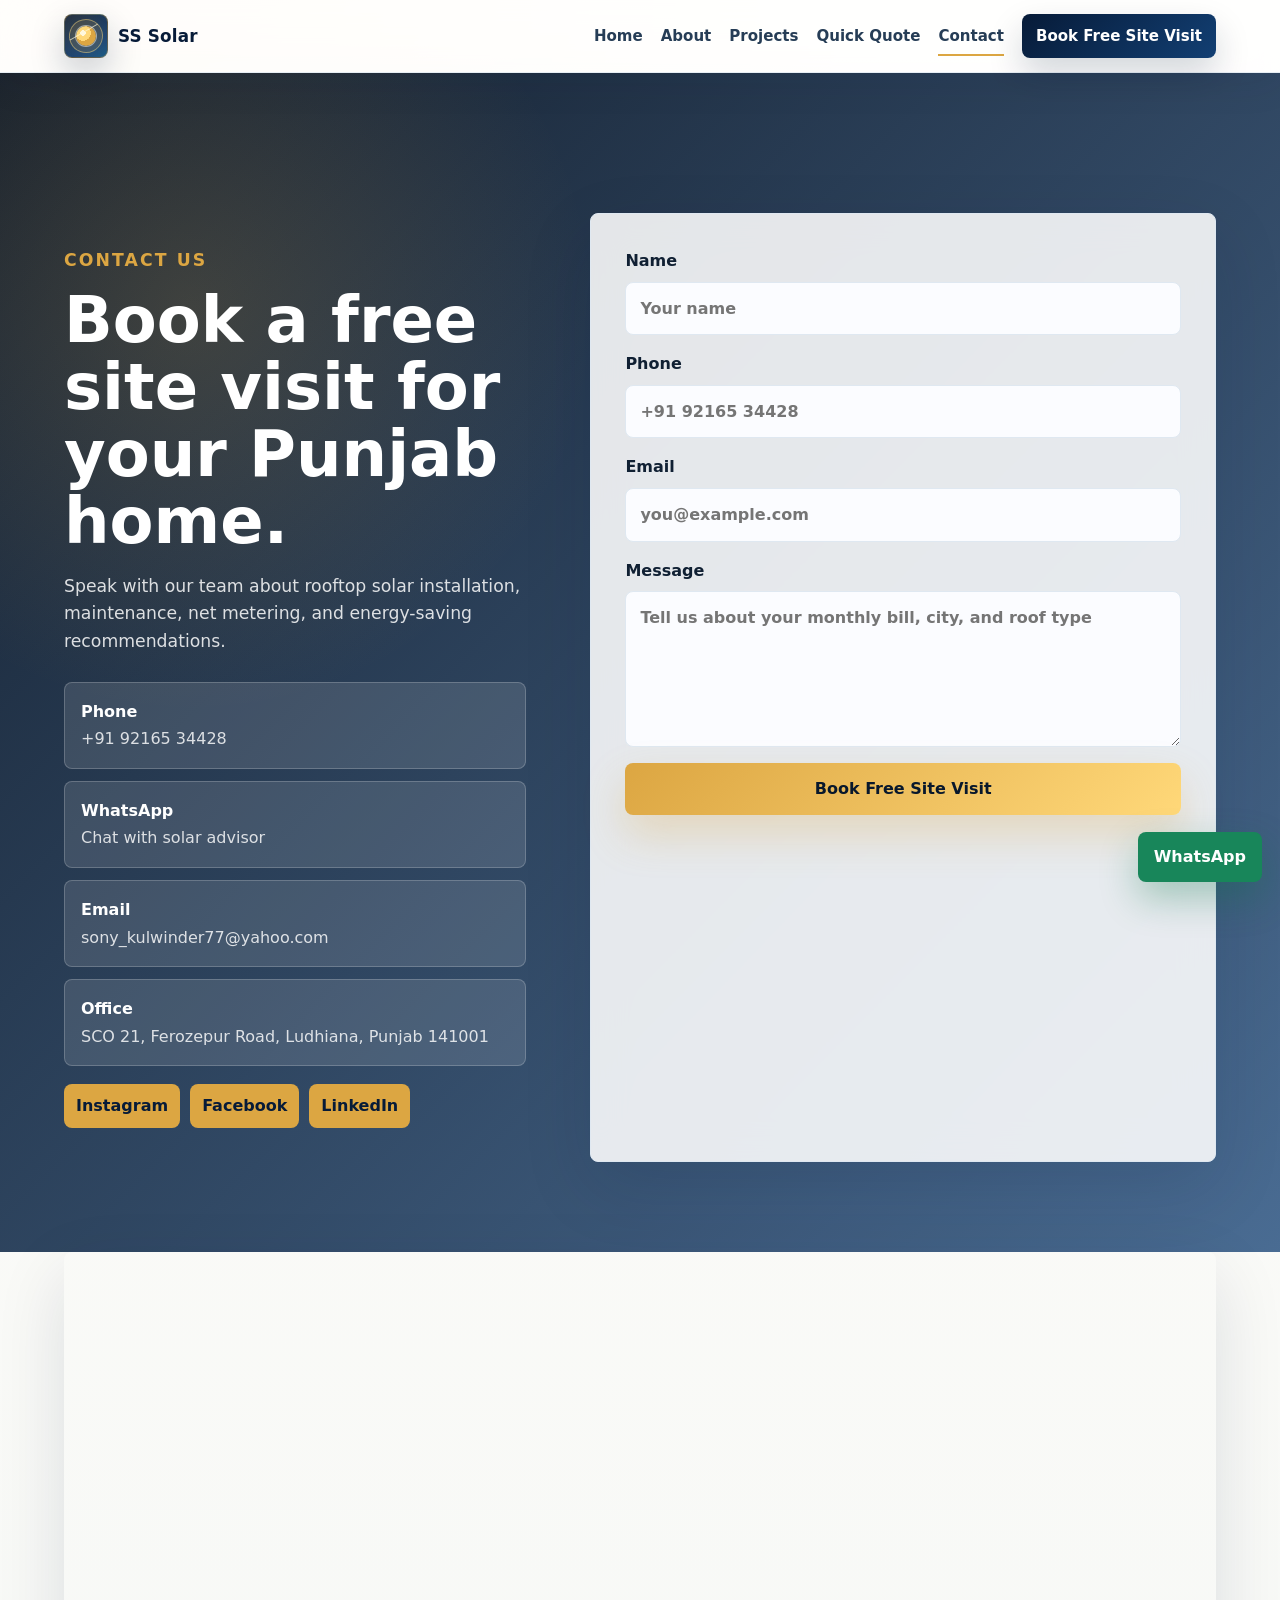
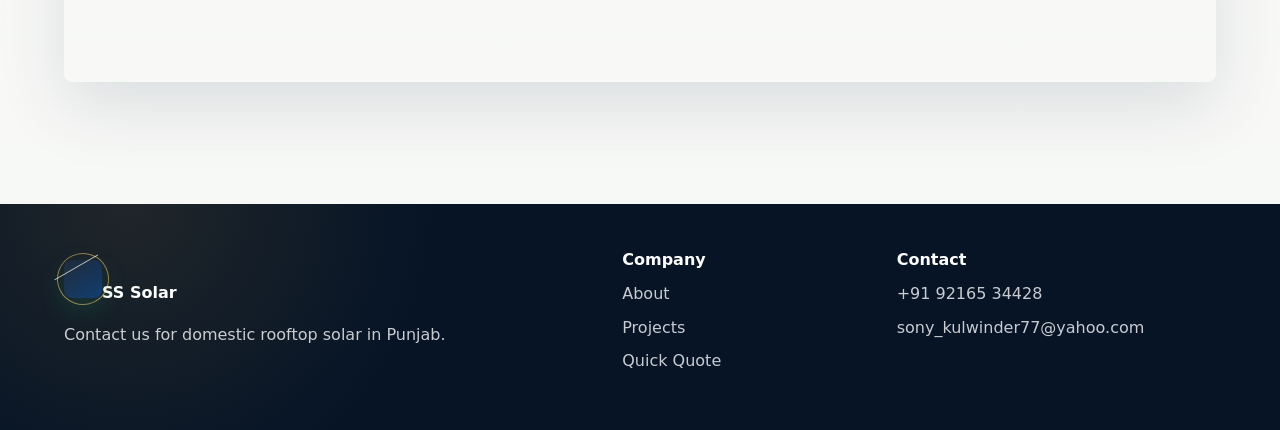
<file: contact.html>
<!doctype html>
<html lang="en">
  <head>
    <meta charset="utf-8">
    <meta name="viewport" content="width=device-width, initial-scale=1">
    <title>Contact Us | SS Solar</title>
    <meta name="description" content="Contact SS Solar for domestic rooftop solar installation, maintenance, net metering assistance, and a free home site visit.">
    <link rel="stylesheet" href="styles.css">
  </head>
  <body>
    <header class="site-header">
      <div class="brand"><button class="theme-logo" type="button" aria-label="Switch to dark mode" title="Toggle dark mode"><span class="logo-icon" aria-hidden="true"></span></button><a class="brand-name" href="index.html">SS Solar</a></div>
      <button class="nav-toggle" aria-expanded="false" aria-controls="site-nav"><span></span><span></span><span></span></button>
      <nav id="site-nav" class="site-nav">
        <a href="index.html">Home</a><a href="about.html">About</a><a href="projects.html">Projects</a><a href="quote.html">Quick Quote</a><a href="contact.html" class="active">Contact</a><a class="nav-cta" href="quote.html">Book Free Site Visit</a>
      </nav>
    </header>

    <main>
      <section class="contact-layout">
        <div class="contact-panel reveal">
          <p class="eyebrow">Contact us</p>
          <h1>Book a free site visit for your Punjab home.</h1>
          <p>Speak with our team about rooftop solar installation, maintenance, net metering, and energy-saving recommendations.</p>
          <div class="contact-methods">
            <a href="tel:+919216534428"><strong>Phone</strong><span>+91 92165 34428</span></a>
            <a href="https://wa.me/919216534428?text=I%20want%20a%20free%20solar%20site%20visit"><strong>WhatsApp</strong><span>Chat with solar advisor</span></a>
            <a href="mailto:sony_kulwinder77@yahoo.com"><strong>Email</strong><span>sony_kulwinder77@yahoo.com</span></a>
            <div><strong>Office</strong><span>SCO 21, Ferozepur Road, Ludhiana, Punjab 141001</span></div>
          </div>
          <div class="social-links" aria-label="Social media links">
            <a href="#">Instagram</a><a href="#">Facebook</a><a href="#">LinkedIn</a>
          </div>
        </div>

        <form class="contact-form reveal" id="contact-form">
          <label>Name<input type="text" placeholder="Your name" required></label>
          <label>Phone<input type="tel" placeholder="+91 92165 34428" required></label>
          <label>Email<input type="email" placeholder="you@example.com"></label>
          <label>Message<textarea placeholder="Tell us about your monthly bill, city, and roof type" rows="5" required></textarea></label>
          <button class="btn btn-primary full" type="submit">Book Free Site Visit</button>
        </form>
      </section>

      <section class="map-section reveal">
        <iframe title="SS Solar office map" loading="lazy" referrerpolicy="no-referrer-when-downgrade" src="https://www.google.com/maps?q=Ludhiana%20Punjab%20India&output=embed"></iframe>
      </section>
    </main>

    <footer class="site-footer">
      <div><a class="brand footer-brand" href="index.html"><span class="brand-mark brand-sun"></span><span>SS Solar</span></a><p>Contact us for domestic rooftop solar in Punjab.</p></div>
      <div><h3>Company</h3><a href="about.html">About</a><a href="projects.html">Projects</a><a href="quote.html">Quick Quote</a></div>
      <div><h3>Contact</h3><a href="tel:+919216534428">+91 92165 34428</a><a href="mailto:sony_kulwinder77@yahoo.com">sony_kulwinder77@yahoo.com</a></div>
    </footer>
    <a class="float-whatsapp" href="https://wa.me/919216534428?text=I%20want%20a%20free%20solar%20site%20visit" aria-label="Chat on WhatsApp">WhatsApp</a>
    <script src="script.js"></script>
  </body>
</html>
</file>
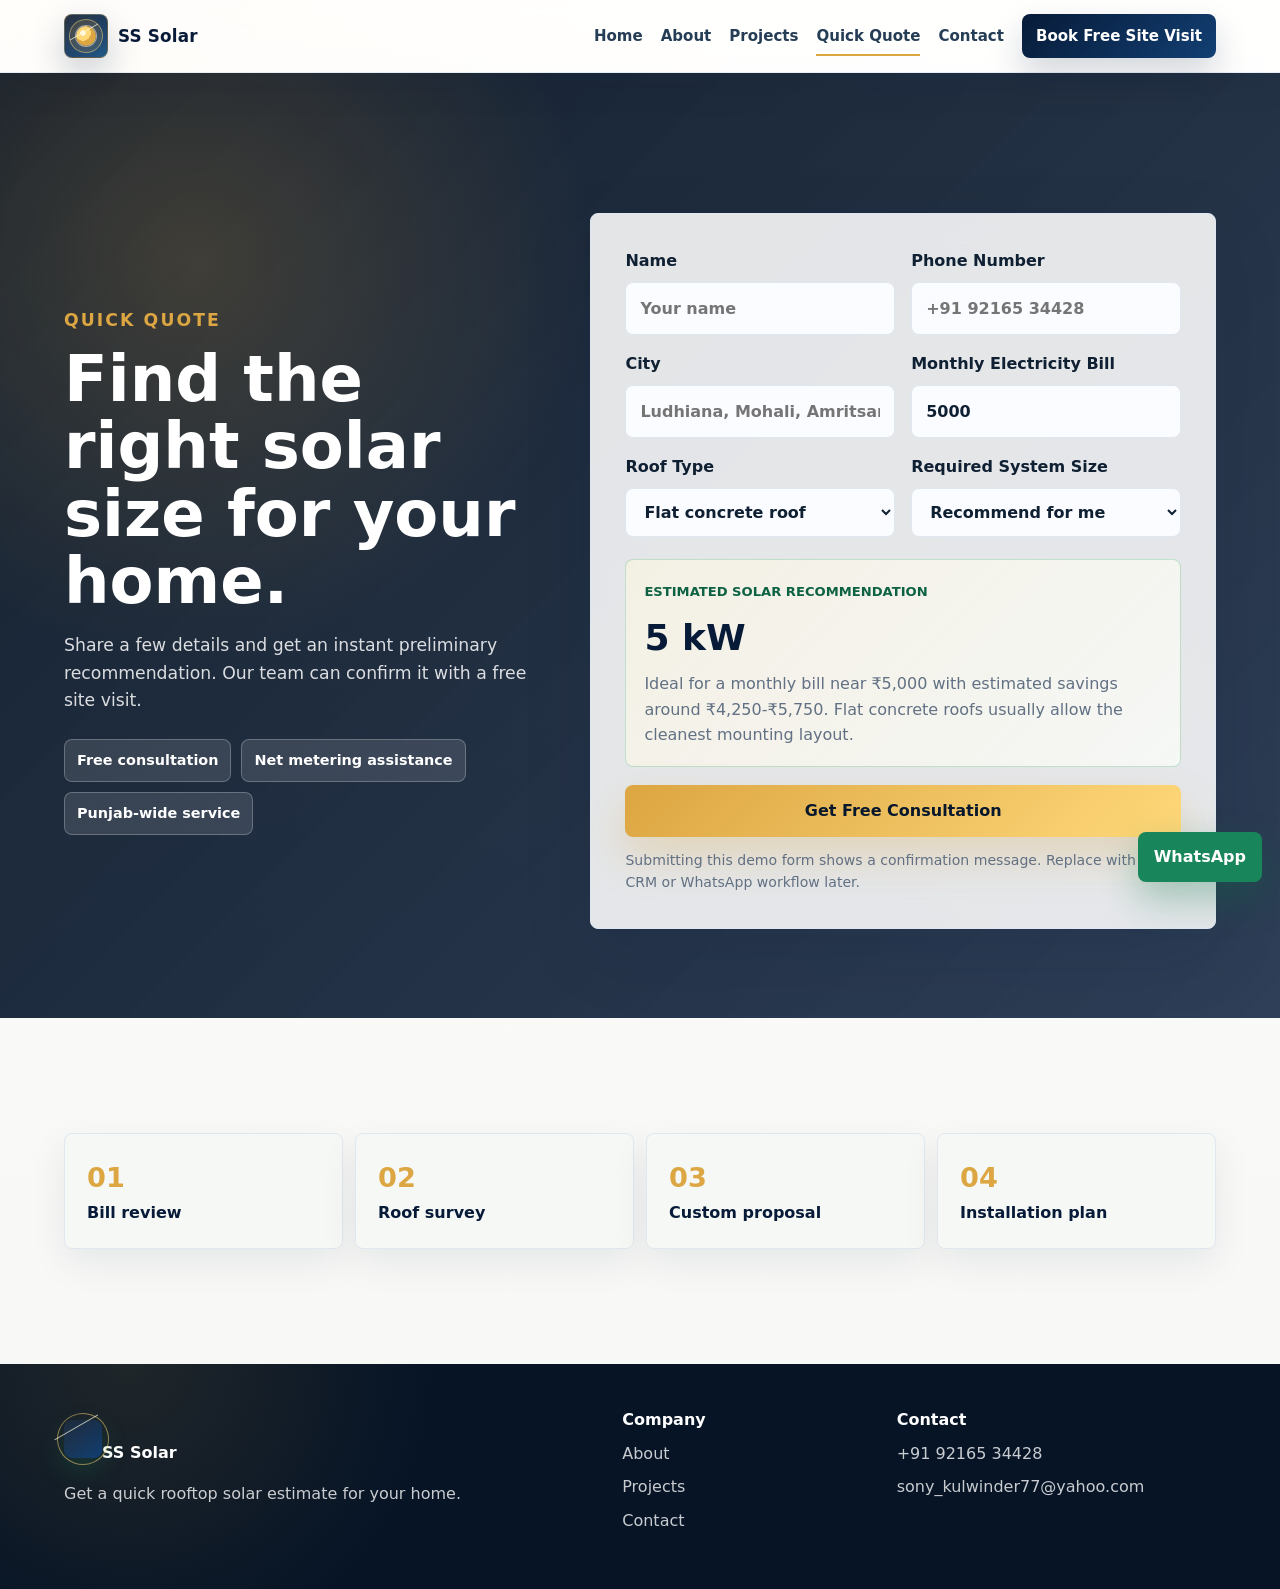
<file: quote.html>
<!doctype html>
<html lang="en">
  <head>
    <meta charset="utf-8">
    <meta name="viewport" content="width=device-width, initial-scale=1">
    <title>Get Quick Quote | SS Solar</title>
    <meta name="description" content="Get a quick domestic rooftop solar recommendation for your Punjab home based on your monthly electricity bill and roof type.">
    <link rel="stylesheet" href="styles.css">
  </head>
  <body>
    <header class="site-header">
      <div class="brand"><button class="theme-logo" type="button" aria-label="Switch to dark mode" title="Toggle dark mode"><span class="logo-icon" aria-hidden="true"></span></button><a class="brand-name" href="index.html">SS Solar</a></div>
      <button class="nav-toggle" aria-expanded="false" aria-controls="site-nav"><span></span><span></span><span></span></button>
      <nav id="site-nav" class="site-nav">
        <a href="index.html">Home</a><a href="about.html">About</a><a href="projects.html">Projects</a><a href="quote.html" class="active">Quick Quote</a><a href="contact.html">Contact</a><a class="nav-cta" href="quote.html">Book Free Site Visit</a>
      </nav>
    </header>

    <main>
      <section class="quote-hero">
        <div class="quote-copy reveal">
          <p class="eyebrow">Quick quote</p>
          <h1>Find the right solar size for your home.</h1>
          <p>Share a few details and get an instant preliminary recommendation. Our team can confirm it with a free site visit.</p>
          <div class="mini-proof">
            <span>Free consultation</span><span>Net metering assistance</span><span>Punjab-wide service</span>
          </div>
        </div>
        <form class="quote-form reveal" id="quote-form">
          <div class="form-row">
            <label>Name<input name="name" type="text" placeholder="Your name" required></label>
            <label>Phone Number<input name="phone" type="tel" placeholder="+91 92165 34428" required></label>
          </div>
          <div class="form-row">
            <label>City<input name="city" type="text" placeholder="Ludhiana, Mohali, Amritsar" required></label>
            <label>Monthly Electricity Bill<input id="monthly-bill" name="bill" type="number" min="500" step="100" value="5000" required></label>
          </div>
          <div class="form-row">
            <label>Roof Type
              <select id="roof-type" name="roof" required>
                <option value="flat">Flat concrete roof</option>
                <option value="sloped">Sloped roof</option>
                <option value="tin">Tin shed roof</option>
                <option value="mixed">Mixed roof</option>
              </select>
            </label>
            <label>Required System Size
              <select id="system-size" name="size">
                <option value="auto">Recommend for me</option>
                <option value="3">3 kW</option>
                <option value="5">5 kW</option>
                <option value="7">7 kW</option>
                <option value="10">10 kW</option>
              </select>
            </label>
          </div>
          <div class="estimate-box" aria-live="polite">
            <span>Estimated solar recommendation</span>
            <strong id="estimate-size">5 kW</strong>
            <p id="estimate-copy">Ideal for a monthly bill near ₹5,000 with estimated savings around ₹4,000-₹5,500.</p>
          </div>
          <button class="btn btn-primary full" type="submit">Get Free Consultation</button>
          <p class="form-note">Submitting this demo form shows a confirmation message. Replace with your CRM or WhatsApp workflow later.</p>
        </form>
      </section>

      <section class="section benefit-strip">
        <article class="reveal"><strong>01</strong><span>Bill review</span></article>
        <article class="reveal"><strong>02</strong><span>Roof survey</span></article>
        <article class="reveal"><strong>03</strong><span>Custom proposal</span></article>
        <article class="reveal"><strong>04</strong><span>Installation plan</span></article>
      </section>
    </main>

    <footer class="site-footer">
      <div><a class="brand footer-brand" href="index.html"><span class="brand-mark brand-sun"></span><span>SS Solar</span></a><p>Get a quick rooftop solar estimate for your home.</p></div>
      <div><h3>Company</h3><a href="about.html">About</a><a href="projects.html">Projects</a><a href="contact.html">Contact</a></div>
      <div><h3>Contact</h3><a href="tel:+919216534428">+91 92165 34428</a><a href="mailto:sony_kulwinder77@yahoo.com">sony_kulwinder77@yahoo.com</a></div>
    </footer>
    <a class="float-whatsapp" href="https://wa.me/919216534428?text=I%20want%20a%20free%20solar%20site%20visit" aria-label="Chat on WhatsApp">WhatsApp</a>
    <script src="script.js"></script>
  </body>
</html>
</file>
<file: styles.css>
:root {
  --blue: #071b38;
  --blue-2: #123f73;
  --green: #18865a;
  --green-dark: #0d6243;
  --gold: #dca642;
  --gold-2: #ffd879;
  --gold-soft: #fff4da;
  --ink: #102033;
  --muted: #617083;
  --line: #dfe8f1;
  --surface: #fffdf9;
  --card: rgba(255, 255, 255, 0.88);
  --control: #ffffff;
  --input: #fbfcff;
  --wash: #f6f8f6;
  --header-bg: rgba(255, 255, 255, 0.82);
  --header-border: rgba(223, 232, 241, 0.74);
  --nav-text: #263d56;
  --footer-bg: #061426;
  --shadow: 0 24px 70px rgba(7, 27, 56, 0.12);
  --shadow-strong: 0 30px 90px rgba(7, 27, 56, 0.2);
}

html[data-theme="dark"] {
  color-scheme: dark;
  --blue: #b8d8ff;
  --blue-2: #6da9ef;
  --green: #42d393;
  --green-dark: #23ad73;
  --gold: #f3c86a;
  --gold-2: #ffe7a6;
  --gold-soft: rgba(243, 200, 106, 0.16);
  --ink: #f4f8ff;
  --muted: #aeb9c8;
  --line: #25374c;
  --surface: #070d18;
  --card: rgba(15, 29, 48, 0.88);
  --control: #111e31;
  --input: #0d1828;
  --wash: #0b1422;
  --header-bg: rgba(7, 13, 24, 0.86);
  --header-border: rgba(139, 169, 204, 0.2);
  --nav-text: #e8f1ff;
  --footer-bg: #030a13;
  --shadow: 0 24px 70px rgba(0, 0, 0, 0.38);
  --shadow-strong: 0 32px 100px rgba(0, 0, 0, 0.5);
}

* { box-sizing: border-box; }
html { scroll-behavior: smooth; }
body {
  margin: 0;
  font-family: Inter, ui-sans-serif, system-ui, -apple-system, BlinkMacSystemFont, "Segoe UI", sans-serif;
  color: var(--ink);
  background:
    radial-gradient(circle at 12% 0%, rgba(220, 166, 66, 0.1), transparent 30%),
    linear-gradient(180deg, var(--surface), var(--wash));
  line-height: 1.6;
  transition: background 0.28s ease, color 0.28s ease;
}
img { max-width: 100%; display: block; }
a { color: inherit; text-decoration: none; }
button, input, select, textarea { font: inherit; }

.site-header {
  position: sticky;
  top: 0;
  z-index: 30;
  display: flex;
  align-items: center;
  justify-content: space-between;
  gap: 22px;
  padding: 14px clamp(18px, 5vw, 70px);
  background: var(--header-bg);
  border-bottom: 1px solid var(--header-border);
  box-shadow: 0 10px 40px rgba(7, 27, 56, 0.07);
  backdrop-filter: blur(22px) saturate(1.18);
}
.brand {
  display: inline-flex;
  align-items: center;
  gap: 10px;
  font-weight: 800;
  color: var(--blue);
  letter-spacing: 0;
}
.brand-name {
  color: var(--blue);
  font-size: 1.05rem;
  letter-spacing: 0.01em;
}
.theme-logo {
  position: relative;
  display: inline-grid;
  place-items: center;
  width: 44px;
  height: 44px;
  border: 1px solid rgba(220, 166, 66, 0.34);
  border-radius: 8px;
  color: var(--gold-2);
  background:
    linear-gradient(135deg, rgba(255,255,255,0.12), rgba(255,255,255,0)),
    linear-gradient(145deg, #061426, #123f73 72%, #1b5d88);
  box-shadow: 0 14px 34px rgba(7, 27, 56, 0.22);
  cursor: pointer;
  overflow: hidden;
  transition: transform 0.24s ease, background 0.24s ease, box-shadow 0.24s ease;
}
.theme-logo:hover { transform: translateY(-2px); box-shadow: 0 18px 42px rgba(7, 27, 56, 0.28); }
.logo-icon,
.brand-sun {
  position: relative;
  display: inline-block;
  width: 20px;
  height: 20px;
  border-radius: 50%;
  background:
    radial-gradient(circle at 35% 35%, #fff8dd 0 15%, var(--gold-2) 16% 42%, var(--gold) 43% 100%);
  box-shadow:
    0 0 0 1px rgba(255, 255, 255, 0.5),
    0 0 0 6px rgba(220, 166, 66, 0.14),
    0 0 24px rgba(220, 166, 66, 0.38);
}
.logo-icon::before,
.brand-sun::before {
  content: "";
  position: absolute;
  inset: -7px;
  border-radius: 50%;
  border: 1px solid rgba(255, 216, 121, 0.52);
  transform: rotate(20deg);
}
.logo-icon::after,
.brand-sun::after {
  content: "";
  position: absolute;
  inset: 5px -6px;
  border-top: 1px solid rgba(255, 248, 221, 0.72);
  transform: rotate(-30deg);
}
html[data-theme="dark"] .theme-logo {
  color: #f5fbff;
  background:
    linear-gradient(135deg, rgba(255,255,255,0.1), rgba(255,255,255,0)),
    linear-gradient(145deg, #050a13, #10243f 75%, #1f3758);
  box-shadow: 0 14px 34px rgba(0, 0, 0, 0.34);
}
html[data-theme="dark"] .logo-icon {
  background: transparent;
  box-shadow: inset -7px -3px 0 1px currentColor, 0 0 24px rgba(184, 216, 255, 0.18);
}
html[data-theme="dark"] .logo-icon::before { inset: -5px; border-color: rgba(184,216,255,0.26); }
html[data-theme="dark"] .logo-icon::after { display: none; }
.brand-mark {
  display: inline-grid;
  place-items: center;
  width: 38px;
  height: 38px;
  border-radius: 8px;
  color: white;
  background: linear-gradient(135deg, var(--blue), var(--green));
  box-shadow: 0 10px 26px rgba(22, 154, 90, 0.22);
}
.brand-mark.brand-sun {
  color: var(--gold-2);
  background:
    linear-gradient(135deg, rgba(255,255,255,0.1), rgba(255,255,255,0)),
    linear-gradient(145deg, #061426, #123f73);
}
.site-nav {
  display: flex;
  align-items: center;
  gap: 18px;
  font-size: 0.94rem;
  color: var(--nav-text);
}
.site-nav a { position: relative; font-weight: 750; transition: color 0.22s ease; }
.site-nav a:hover { color: var(--blue); }
.site-nav a:not(.nav-cta)::after {
  content: "";
  position: absolute;
  left: 0;
  right: 0;
  bottom: -8px;
  height: 2px;
  background: var(--gold);
  transform: scaleX(0);
  transition: transform 0.24s ease;
}
.site-nav a:hover::after, .site-nav a.active::after { transform: scaleX(1); }
.nav-cta {
  padding: 10px 14px;
  border-radius: 8px;
  color: white;
  background: linear-gradient(135deg, var(--blue), var(--blue-2));
  box-shadow: 0 16px 34px rgba(7, 27, 56, 0.18);
}
.nav-cta:hover { background: linear-gradient(135deg, var(--blue-2), var(--blue)); }
.nav-toggle {
  display: none;
  width: 42px;
  height: 42px;
  border: 1px solid var(--line);
  border-radius: 8px;
  background: var(--control);
}
.nav-toggle span {
  display: block;
  width: 20px;
  height: 2px;
  margin: 5px auto;
  background: var(--blue);
}

.hero {
  position: relative;
  min-height: 92vh;
  display: grid;
  align-items: end;
  overflow: hidden;
  padding: 132px clamp(18px, 5vw, 70px) 38px;
}
.hero picture, .hero > picture img {
  position: absolute;
  inset: 0;
  width: 100%;
  height: 100%;
  object-fit: cover;
}
.hero-overlay {
  position: absolute;
  inset: 0;
  background:
    radial-gradient(circle at 76% 16%, rgba(220, 166, 66, 0.25), transparent 28%),
    linear-gradient(90deg, rgba(5, 17, 33, 0.92) 0%, rgba(7, 27, 56, 0.72) 46%, rgba(7, 27, 56, 0.2) 100%),
    linear-gradient(0deg, rgba(5, 17, 33, 0.82), rgba(5, 17, 33, 0.05) 58%);
}
.hero-content {
  position: relative;
  max-width: 760px;
  color: white;
  padding-bottom: 42px;
}
.eyebrow {
  margin: 0 0 12px;
  color: var(--gold);
  font-weight: 800;
  text-transform: uppercase;
  font-size: 0.78rem;
  letter-spacing: 0.12em;
}
.hero .eyebrow, .page-hero .eyebrow, .quote-copy .eyebrow, .contact-panel .eyebrow { color: var(--gold); }
h1, h2, h3, p { overflow-wrap: anywhere; }
h1, h2, h3 { margin: 0; line-height: 1.05; letter-spacing: 0; }
h1 { font-size: clamp(2.9rem, 7vw, 6.15rem); max-width: 920px; }
h2 { font-size: clamp(2rem, 4vw, 3.45rem); }
h3 { font-size: 1.15rem; }
.hero-copy {
  max-width: 640px;
  margin: 22px 0 0;
  color: rgba(255, 255, 255, 0.9);
  font-size: clamp(1rem, 2vw, 1.25rem);
}
.hero-actions, .cta-band { display: flex; align-items: center; gap: 14px; flex-wrap: wrap; }
.hero-actions { margin-top: 30px; }
.btn {
  display: inline-flex;
  align-items: center;
  justify-content: center;
  min-height: 50px;
  padding: 13px 22px;
  border: 0;
  border-radius: 8px;
  font-weight: 800;
  cursor: pointer;
  transition: transform 0.22s ease, box-shadow 0.22s ease, background 0.22s ease, border-color 0.22s ease;
}
.btn:hover { transform: translateY(-3px); }
.btn-primary {
  color: #08182c;
  background: linear-gradient(135deg, var(--gold), var(--gold-2));
  box-shadow: 0 20px 42px rgba(220, 166, 66, 0.28);
}
.btn-secondary {
  color: white;
  border: 1px solid rgba(255, 255, 255, 0.5);
  background: rgba(255, 255, 255, 0.12);
  backdrop-filter: blur(12px);
}
.full { width: 100%; }
.hero-metrics {
  position: relative;
  display: grid;
  grid-template-columns: repeat(3, minmax(0, 1fr));
  gap: 1px;
  width: min(780px, 100%);
  background: rgba(255, 255, 255, 0.2);
  border: 1px solid rgba(255, 255, 255, 0.22);
  border-radius: 8px;
  overflow: hidden;
  box-shadow: 0 22px 70px rgba(0, 0, 0, 0.18);
  backdrop-filter: blur(20px);
}
.hero-metrics article {
  padding: 18px;
  color: white;
  background: rgba(255, 255, 255, 0.12);
}
.hero-metrics strong { display: block; font-size: 2rem; line-height: 1; }
.hero-metrics span { display: block; margin-top: 7px; color: rgba(255,255,255,0.8); font-weight: 700; font-size: 0.86rem; }

.section { padding: clamp(74px, 9vw, 124px) clamp(18px, 5vw, 70px); }
.section-grid { display: grid; gap: clamp(28px, 5vw, 72px); max-width: 1180px; margin: 0 auto; }
.two-col { grid-template-columns: minmax(0, 0.95fr) minmax(0, 1.05fr); align-items: start; }
.lead, .copy-block p, .showcase-copy p, .page-title p, .quote-copy p, .contact-panel p {
  color: var(--muted);
  font-size: 1.08rem;
}
.intro-band, .process-band, .service-area {
  background:
    linear-gradient(180deg, rgba(220, 166, 66, 0.045), transparent),
    var(--wash);
}
.section-heading { max-width: 820px; margin: 0 auto 36px; text-align: center; }
.benefit-grid, .testimonial-grid {
  display: grid;
  grid-template-columns: repeat(4, minmax(0, 1fr));
  gap: 18px;
  max-width: 1180px;
  margin: 0 auto;
}
.feature-card, .testimonial, .mission-card, .contact-form, .quote-form {
  border: 1px solid var(--line);
  border-radius: 8px;
  background: var(--card);
  backdrop-filter: blur(18px);
  box-shadow: var(--shadow);
}
.feature-card {
  padding: 28px;
  transition: transform 0.24s ease, box-shadow 0.24s ease, border-color 0.24s ease;
}
.feature-card:hover, .project-card:hover {
  transform: translateY(-6px);
  border-color: rgba(220, 166, 66, 0.44);
  box-shadow: var(--shadow-strong);
}
.feature-card p, .testimonial p { color: var(--muted); }
.home-gallery-band {
  background:
    radial-gradient(circle at 84% 10%, rgba(220, 166, 66, 0.12), transparent 28%),
    linear-gradient(180deg, var(--surface), var(--wash));
}
.home-gallery {
  display: grid;
  grid-template-columns: repeat(4, minmax(0, 1fr));
  grid-auto-rows: 250px;
  gap: 16px;
  max-width: 1180px;
  margin: 0 auto;
}
.gallery-item {
  position: relative;
  margin: 0;
  min-height: 0;
  overflow: hidden;
  border-radius: 8px;
  background: var(--card);
  border: 1px solid var(--line);
  box-shadow: var(--shadow);
  isolation: isolate;
}
.gallery-large {
  grid-column: span 2;
  grid-row: span 2;
}
.gallery-item img {
  width: 100%;
  height: 100%;
  object-fit: cover;
  transform: scale(1.01);
  transition: transform 0.45s ease, filter 0.45s ease;
}
.gallery-item::after {
  content: "";
  position: absolute;
  inset: 0;
  background: linear-gradient(180deg, rgba(7, 27, 56, 0.02), rgba(7, 27, 56, 0.82));
}
.gallery-item:hover img {
  transform: scale(1.06);
  filter: saturate(1.08);
}
.gallery-item figcaption {
  position: absolute;
  left: 18px;
  right: 18px;
  bottom: 18px;
  z-index: 1;
  color: white;
}
.gallery-item strong,
.gallery-item span {
  display: block;
}
.gallery-item strong {
  font-size: 1.05rem;
  line-height: 1.2;
}
.gallery-item span {
  margin-top: 4px;
  color: rgba(255,255,255,0.78);
  font-weight: 700;
  font-size: 0.88rem;
}
.icon {
  display: inline-block;
  width: 44px;
  height: 44px;
  margin-bottom: 18px;
  border-radius: 8px;
  background:
    linear-gradient(135deg, rgba(255,255,255,0.72), rgba(255,255,255,0)),
    var(--gold-soft);
  box-shadow: inset 0 0 0 1px rgba(220, 166, 66, 0.22);
  position: relative;
}
.icon::before, .icon::after { content: ""; position: absolute; }
.sun-icon::before { inset: 12px; border-radius: 50%; background: var(--gold); box-shadow: 0 0 0 7px rgba(246,183,57,0.24); }
.subsidy-icon::before { inset: 12px 9px; border: 3px solid var(--green); border-radius: 4px; }
.subsidy-icon::after { width: 16px; height: 3px; background: var(--green); left: 14px; top: 20px; }
.leaf-icon::before { width: 24px; height: 26px; left: 10px; top: 8px; background: var(--green); border-radius: 26px 0 26px 0; transform: rotate(-18deg); }
.savings-icon::before { width: 26px; height: 18px; left: 9px; top: 13px; border: 3px solid var(--blue-2); border-radius: 4px; }
.savings-icon::after { width: 8px; height: 8px; left: 18px; top: 18px; border-radius: 50%; background: var(--gold); }
.process {
  display: grid;
  grid-template-columns: repeat(4, minmax(0, 1fr));
  gap: 18px;
  max-width: 1180px;
  margin: 0 auto;
}
.process article {
  padding: 28px 0;
  border-top: 2px solid var(--line);
  transition: border-color 0.22s ease, transform 0.22s ease;
}
.process article:hover { border-color: var(--gold); transform: translateY(-3px); }
.process span { color: var(--gold); font-weight: 900; }
.process p { color: var(--muted); }
.split-showcase {
  display: grid;
  grid-template-columns: minmax(0, 0.85fr) minmax(0, 1.15fr);
  align-items: center;
  gap: clamp(28px, 5vw, 72px);
  max-width: 1280px;
  margin: 0 auto;
}
.split-showcase.reverse { grid-template-columns: minmax(0, 1.05fr) minmax(0, 0.95fr); }
.showcase-image {
  width: 100%;
  min-height: 460px;
  object-fit: cover;
  border-radius: 8px;
  box-shadow: var(--shadow-strong);
}
.text-link {
  display: inline-flex;
  margin-top: 16px;
  color: var(--green-dark);
  font-weight: 900;
  border-bottom: 2px solid rgba(220, 166, 66, 0.5);
}
.testimonial-grid { grid-template-columns: repeat(3, minmax(0, 1fr)); }
.testimonial {
  padding: 28px;
  position: relative;
}
.testimonial::before {
  content: "";
  display: block;
  width: 36px;
  height: 3px;
  margin-bottom: 18px;
  border-radius: 999px;
  background: linear-gradient(90deg, var(--gold), transparent);
}
.testimonial strong, .testimonial span { display: block; }
.testimonial span { color: var(--muted); font-size: 0.9rem; }
.cta-band {
  margin: clamp(34px, 7vw, 80px) clamp(18px, 5vw, 70px);
  padding: clamp(28px, 5vw, 52px);
  justify-content: space-between;
  border-radius: 8px;
  color: white;
  background:
    radial-gradient(circle at 90% 10%, rgba(255, 216, 121, 0.24), transparent 32%),
    linear-gradient(135deg, #061426, #123f73 60%, #0d6243);
  box-shadow: var(--shadow-strong);
}
.cta-band h2 { font-size: clamp(1.8rem, 4vw, 3.2rem); }

.page-hero {
  position: relative;
  min-height: 62vh;
  display: flex;
  align-items: end;
  padding: 130px clamp(18px, 5vw, 70px) 70px;
  overflow: hidden;
}
.page-hero img {
  position: absolute;
  inset: 0;
  width: 100%;
  height: 100%;
  object-fit: cover;
}
.page-hero::after {
  content: "";
  position: absolute;
  inset: 0;
  background:
    radial-gradient(circle at 78% 16%, rgba(220, 166, 66, 0.18), transparent 28%),
    linear-gradient(90deg, rgba(5,17,33,0.88), rgba(7,27,56,0.34));
}
.page-hero-content {
  position: relative;
  z-index: 1;
  max-width: 880px;
  color: white;
}
.page-hero-content p { max-width: 660px; color: rgba(255,255,255,0.84); }
.mission {
  display: grid;
  grid-template-columns: repeat(2, minmax(0, 1fr));
  gap: 20px;
  max-width: 1180px;
  margin: 0 auto;
}
.mission-card { padding: 34px; }
.mission-card p { color: var(--muted); font-size: 1.08rem; }
.check-list { padding: 0; margin: 22px 0 0; list-style: none; }
.check-list li {
  padding: 12px 0 12px 34px;
  border-bottom: 1px solid var(--line);
  color: var(--muted);
  position: relative;
}
.check-list li::before {
  content: "";
  position: absolute;
  left: 0;
  top: 18px;
  width: 18px;
  height: 18px;
  border-radius: 50%;
  background: var(--green);
}
.check-list li::after {
  content: "";
  position: absolute;
  left: 6px;
  top: 22px;
  width: 5px;
  height: 9px;
  border: solid white;
  border-width: 0 2px 2px 0;
  transform: rotate(45deg);
}
.city-grid {
  display: grid;
  grid-template-columns: repeat(4, minmax(0, 1fr));
  gap: 12px;
  max-width: 900px;
  margin: 0 auto;
}
.city-grid span {
  padding: 16px;
  text-align: center;
  border: 1px solid var(--line);
  border-radius: 8px;
  background: var(--card);
  box-shadow: 0 14px 36px rgba(7, 27, 56, 0.08);
  font-weight: 800;
  color: var(--blue);
}

.page-title {
  max-width: 980px;
  padding: 120px clamp(18px, 5vw, 70px) 22px;
}
.page-title h1 { color: var(--blue); font-size: clamp(2.5rem, 6vw, 5rem); }
.project-grid {
  display: grid;
  grid-template-columns: repeat(3, minmax(0, 1fr));
  gap: 22px;
}
.project-card {
  overflow: hidden;
  border: 1px solid var(--line);
  border-radius: 8px;
  background: var(--card);
  box-shadow: var(--shadow);
  transition: transform 0.24s ease, box-shadow 0.24s ease;
}
.project-card > div:last-child { padding: 22px; }
.project-card span { color: var(--green-dark); font-weight: 900; }
.project-card h2 { margin-top: 6px; font-size: 1.35rem; }
.project-card p { color: var(--muted); margin-bottom: 0; }
.before-after {
  display: grid;
  grid-template-columns: 1fr 1fr;
  gap: 2px;
  background: var(--line);
}
.before-after img { height: 230px; width: 100%; object-fit: cover; }

.quote-hero, .contact-layout {
  display: grid;
  grid-template-columns: minmax(0, 0.85fr) minmax(0, 1.15fr);
  gap: clamp(26px, 5vw, 70px);
  min-height: calc(100vh - 70px);
  padding: clamp(96px, 12vw, 140px) clamp(18px, 5vw, 70px) clamp(60px, 7vw, 90px);
  align-items: center;
  background:
    radial-gradient(circle at 15% 20%, rgba(220, 166, 66, 0.2), transparent 30%),
    linear-gradient(135deg, rgba(5,17,33,0.94), rgba(7,27,56,0.84)),
    url("https://commons.wikimedia.org/wiki/Special:FilePath/Solar%20panels%20in%20India.jpg?width=1900") center/cover;
}
.quote-copy, .contact-panel { color: white; }
.quote-copy h1, .contact-panel h1 { font-size: clamp(2.4rem, 5vw, 5rem); }
.quote-copy p, .contact-panel p { color: rgba(255,255,255,0.84); }
.mini-proof {
  display: flex;
  gap: 10px;
  flex-wrap: wrap;
  margin-top: 24px;
}
.mini-proof span {
  padding: 9px 12px;
  border: 1px solid rgba(255,255,255,0.24);
  border-radius: 8px;
  background: rgba(255,255,255,0.12);
  backdrop-filter: blur(14px);
  font-weight: 800;
  font-size: 0.9rem;
}
.quote-form, .contact-form { padding: clamp(20px, 4vw, 34px); }
.form-row { display: grid; grid-template-columns: 1fr 1fr; gap: 16px; }
label {
  display: grid;
  gap: 8px;
  margin-bottom: 16px;
  color: var(--ink);
  font-weight: 800;
}
input, select, textarea {
  width: 100%;
  border: 1px solid var(--line);
  border-radius: 8px;
  padding: 13px 14px;
  color: var(--ink);
  background: var(--input);
  outline: none;
  transition: border 0.2s ease, box-shadow 0.2s ease;
}
input:focus, select:focus, textarea:focus {
  border-color: var(--green);
  box-shadow: 0 0 0 4px rgba(22,154,90,0.12);
}
.estimate-box {
  margin: 6px 0 18px;
  padding: 18px;
  border: 1px solid rgba(22,154,90,0.24);
  border-radius: 8px;
  background:
    linear-gradient(135deg, rgba(220, 166, 66, 0.1), transparent),
    var(--wash);
}
.estimate-box span { color: var(--green-dark); font-weight: 900; font-size: 0.82rem; text-transform: uppercase; }
.estimate-box strong { display: block; margin: 5px 0; font-size: 2.25rem; color: var(--blue); }
.estimate-box p, .form-note { color: var(--muted); margin: 0; }
.form-note { margin-top: 12px; font-size: 0.88rem; }
.benefit-strip {
  display: grid;
  grid-template-columns: repeat(4, minmax(0, 1fr));
  gap: 12px;
}
.benefit-strip article {
  padding: 22px;
  border-radius: 8px;
  background: var(--wash);
  border: 1px solid var(--line);
  box-shadow: 0 14px 36px rgba(7, 27, 56, 0.08);
}
.benefit-strip strong { display: block; color: var(--gold); font-size: 1.7rem; }
.benefit-strip span { font-weight: 900; color: var(--blue); }

.contact-layout {
  align-items: stretch;
  background:
    radial-gradient(circle at 15% 20%, rgba(220, 166, 66, 0.18), transparent 28%),
    linear-gradient(135deg, rgba(5,17,33,0.94), rgba(18,63,115,0.76)),
    url("https://commons.wikimedia.org/wiki/Special:FilePath/Rooftop%20Solar%20panels%20on%20homes%20in%20Mehsana%2C%20Gujarat%2C%20India.jpg?width=1900") center/cover;
}
.contact-panel {
  padding: clamp(20px, 4vw, 34px) 0;
}
.contact-methods {
  display: grid;
  gap: 12px;
  margin-top: 26px;
}
.contact-methods a, .contact-methods div {
  display: grid;
  gap: 2px;
  padding: 16px;
  border-radius: 8px;
  background: rgba(255,255,255,0.12);
  border: 1px solid rgba(255,255,255,0.2);
}
.contact-methods span { color: rgba(255,255,255,0.82); }
.social-links { display: flex; flex-wrap: wrap; gap: 10px; margin-top: 18px; }
.social-links a {
  padding: 9px 12px;
  border-radius: 8px;
  color: var(--blue);
  background: var(--gold);
  font-weight: 900;
}
.map-section { padding: 0 clamp(18px, 5vw, 70px) clamp(64px, 9vw, 118px); }
.map-section iframe {
  width: 100%;
  min-height: 430px;
  border: 0;
  border-radius: 8px;
  box-shadow: var(--shadow);
}

.site-footer {
  display: grid;
  grid-template-columns: 1.5fr 0.7fr 0.9fr;
  gap: 26px;
  padding: 48px clamp(18px, 5vw, 70px);
  color: rgba(255,255,255,0.78);
  background:
    radial-gradient(circle at 10% 0%, rgba(220, 166, 66, 0.12), transparent 26%),
    var(--footer-bg);
}
.footer-brand { color: white; }
.site-footer h3 { color: white; font-size: 1rem; margin-bottom: 12px; }
.site-footer a { display: block; margin: 8px 0; }
.site-footer p { max-width: 430px; margin-bottom: 0; }
.float-whatsapp {
  position: fixed;
  right: 18px;
  bottom: 18px;
  z-index: 35;
  display: inline-flex;
  min-height: 48px;
  align-items: center;
  justify-content: center;
  padding: 12px 16px;
  border-radius: 8px;
  color: white;
  background: var(--green);
  font-weight: 900;
  box-shadow: 0 16px 38px rgba(8, 114, 68, 0.32);
}

.reveal {
  opacity: 0;
  transform: translateY(24px);
  transition: opacity 0.7s ease, transform 0.7s ease;
}
.reveal.visible {
  opacity: 1;
  transform: translateY(0);
}

@media (max-width: 980px) {
  .nav-toggle { display: block; }
  .site-nav {
    position: fixed;
    left: 18px;
    right: 18px;
    top: 70px;
    display: none;
    flex-direction: column;
    align-items: stretch;
    padding: 18px;
    border: 1px solid var(--line);
    border-radius: 8px;
    background: var(--card);
    box-shadow: var(--shadow);
  }
  .site-nav.open { display: flex; }
  .site-nav a { padding: 8px; }
  .hero { min-height: 82vh; }
  .two-col, .split-showcase, .split-showcase.reverse, .quote-hero, .contact-layout { grid-template-columns: 1fr; }
  .benefit-grid, .process, .project-grid { grid-template-columns: repeat(2, minmax(0, 1fr)); }
  .home-gallery { grid-template-columns: repeat(2, minmax(0, 1fr)); grid-auto-rows: 220px; }
  .testimonial-grid, .site-footer { grid-template-columns: 1fr; }
  .showcase-image { min-height: 340px; }
  .quote-hero, .contact-layout { min-height: auto; }
}

@media (max-width: 640px) {
  .site-header { padding: 12px 16px; }
  .brand { font-size: 0.95rem; }
  .brand-mark, .theme-logo { width: 34px; height: 34px; }
  .hero { padding: 100px 16px 28px; min-height: 90vh; }
  .hero-metrics, .benefit-grid, .process, .project-grid, .mission, .city-grid, .form-row, .benefit-strip, .home-gallery { grid-template-columns: 1fr; }
  .home-gallery { grid-auto-rows: 240px; }
  .gallery-large { grid-column: span 1; grid-row: span 1; }
  .hero-metrics article { padding: 15px; }
  .section, .page-title, .quote-hero, .contact-layout { padding-left: 16px; padding-right: 16px; }
  .page-title { padding-top: 96px; }
  .page-hero { padding: 110px 16px 54px; }
  .cta-band { margin-left: 16px; margin-right: 16px; }
  .before-after img { height: 180px; }
  .map-section { padding-left: 16px; padding-right: 16px; }
  .float-whatsapp { left: 16px; right: 16px; }
}
</file>
